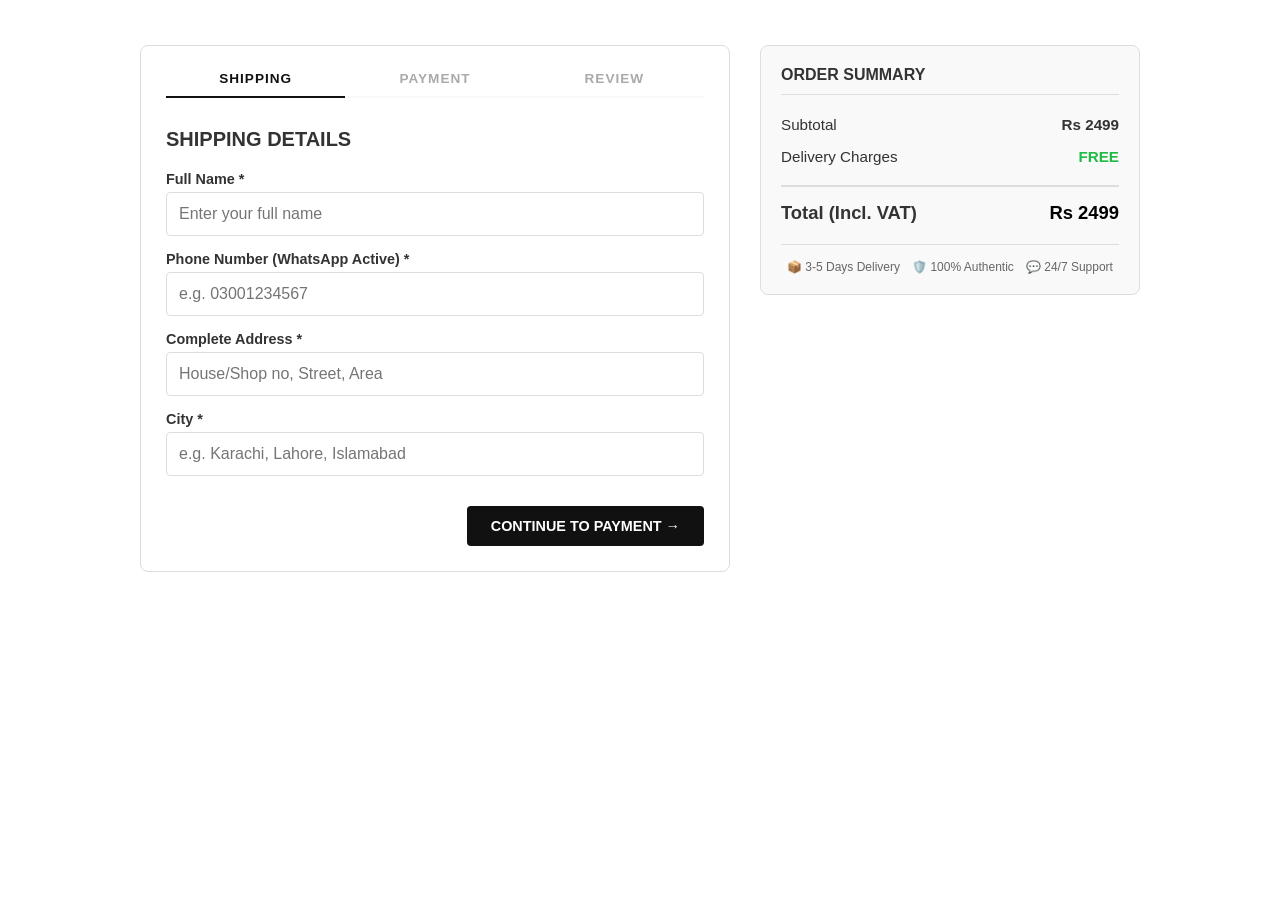
<file: checkout.html>
<!DOCTYPE html>
<html lang="en">
<head>
    <meta charset="UTF-8">
    <meta name="viewport" content="width=device-width, initial-scale=1.0">
    <title>Secure Checkout | Zentora</title>
    <style>
        :root {
            --primary: #111111;
            --success: #21ba45;
            --jazzcash: #ff6b00;
            --gray-light: #f9f9f9;
            --border: #dddddd;
        }

        body {
            font-family: -apple-system, BlinkMacSystemFont, "Segoe UI", Roboto, sans-serif;
            background-color: #ffffff;
            color: #333;
            margin: 0;
            padding: 15px;
        }

        .checkout-layout {
            max-width: 1000px;
            margin: 30px auto;
            display: grid;
            grid-template-columns: 1fr 380px;
            gap: 30px;
        }

        @media (max-width: 768px) {
            .checkout-layout {
                grid-template-columns: 1fr;
            }
        }

        .main-content {
            border: 1px solid var(--border);
            padding: 25px;
            border-radius: 8px;
            background: #fff;
        }

        .sidebar-summary {
            border: 1px solid var(--border);
            padding: 20px;
            border-radius: 8px;
            background: var(--gray-light);
            height: fit-content;
        }

        /* Steps Indicator */
        .steps-header {
            display: flex;
            justify-content: space-between;
            margin-bottom: 30px;
            border-bottom: 2px solid var(--gray-light);
            padding-bottom: 10px;
        }

        .step-tab {
            font-size: 0.85rem;
            font-weight: bold;
            color: #aaa;
            text-transform: uppercase;
            letter-spacing: 1px;
            flex: 1;
            text-align: center;
        }

        .step-tab.active {
            color: var(--primary);
            border-bottom: 2px solid var(--primary);
            margin-bottom: -12px;
            padding-bottom: 10px;
        }

        .checkout-step {
            display: none;
        }

        .checkout-step.active {
            display: block;
        }

        h3 {
            font-size: 1.25rem;
            margin-top: 0;
            margin-bottom: 20px;
            text-transform: uppercase;
        }

        .form-group {
            margin-bottom: 15px;
        }

        .form-group label {
            display: block;
            font-weight: 600;
            margin-bottom: 5px;
            font-size: 0.9rem;
        }

        .form-control {
            width: 100%;
            padding: 12px;
            border: 1px solid var(--border);
            border-radius: 4px;
            box-sizing: border-box;
            font-size: 1rem;
        }

        .form-control:focus {
            border-color: var(--primary);
            outline: none;
        }

        /* Payment Methods */
        .payment-box {
            border: 1px solid var(--border);
            padding: 15px;
            border-radius: 6px;
            margin-bottom: 12px;
            cursor: pointer;
            background: #fff;
        }

        .payment-box label {
            font-weight: bold;
            display: flex;
            align-items: center;
            cursor: pointer;
        }

        .payment-box input[type="radio"] {
            margin-right: 12px;
            transform: scale(1.2);
        }

        .payment-box p {
            margin: 5px 0 0 28px;
            font-size: 0.85rem;
            color: #666;
        }

        #verification-area {
            display: none;
            background: #fff;
            padding: 15px;
            border: 1px dashed var(--success);
            border-radius: 6px;
            margin-top: 15px;
        }

        .review-row {
            display: flex;
            justify-content: space-between;
            padding: 10px 0;
            border-bottom: 1px solid var(--border);
        }

        .actions-wrapper {
            display: flex;
            justify-content: space-between;
            margin-top: 30px;
        }

        .btn {
            padding: 12px 24px;
            font-size: 0.9rem;
            font-weight: bold;
            text-transform: uppercase;
            border: none;
            border-radius: 4px;
            cursor: pointer;
        }

        .btn-primary {
            background-color: var(--primary);
            color: white;
        }

        .btn-secondary {
            background-color: transparent;
            color: #666;
            border: 1px solid var(--border);
        }

        /* Trust Badges */
        .trust-badges {
            display: flex;
            justify-content: space-around;
            margin-top: 20px;
            font-size: 0.75rem;
            color: #666;
            border-top: 1px solid var(--border);
            padding-top: 15px;
        }
    </style>
</head>
<body>

<div class="checkout-layout">
    
    <div class="main-content">
        <div class="steps-header">
            <div class="step-tab active" id="tab-1">Shipping</div>
            <div class="step-tab" id="tab-2">Payment</div>
            <div class="step-tab" id="tab-3">Review</div>
        </div>

        <div class="checkout-step active" id="step-1">
            <h3>Shipping Details</h3>
            <div class="form-group">
                <label>Full Name *</label>
                <input type="text" id="cust-name" class="form-control" placeholder="Enter your full name">
            </div>
            <div class="form-group">
                <label>Phone Number (WhatsApp Active) *</label>
                <input type="tel" id="cust-phone" class="form-control" placeholder="e.g. 03001234567">
            </div>
            <div class="form-group">
                <label>Complete Address *</label>
                <input type="text" id="cust-address" class="form-control" placeholder="House/Shop no, Street, Area">
            </div>
            <div class="form-group">
                <label>City *</label>
                <input type="text" id="cust-city" class="form-control" placeholder="e.g. Karachi, Lahore, Islamabad">
            </div>
            
            <div class="actions-wrapper">
                <div></div>
                <button class="btn btn-primary" onclick="goToStep(2)">Continue to Payment →</button>
            </div>
        </div>

        <div class="checkout-step" id="step-2">
            <h3>Select Payment Method</h3>
            
            <div class="payment-box">
                <label>
                    <input type="radio" name="pay_method" value="COD" checked onchange="handlePaymentChange()">
                    Cash on Delivery (COD)
                </label>
                <p>Pay with cash when the parcel is delivered to your doorstep.</p>
            </div>

            <div class="payment-box">
                <label>
                    <input type="radio" name="pay_method" value="EasyPaisa" onchange="handlePaymentChange()">
                    EasyPaisa
                </label>
                <p>Transfer to EasyPaisa Account: <strong>03352754141</strong></p>
            </div>

            <div class="payment-box">
                <label>
                    <input type="radio" name="pay_method" value="JazzCash" onchange="handlePaymentChange()">
                    JazzCash
                </label>
                <p>Transfer to JazzCash Account: <strong>03352754141</strong></p>
            </div>

            <div id="verification-area">
                <h4 id="verify-title" style="margin: 0 0 10px 0;">Verification Details</h4>
                <div class="form-group">
                    <label>Your Account Number (Sender Phone):</label>
                    <input type="text" id="sender-num" class="form-control" placeholder="03xxxxxxxxx">
                </div>
                <div class="form-group" style="margin-bottom: 0;">
                    <label>Transaction ID (TRX ID):</label>
                    <input type="text" id="trx-id" class="form-control" placeholder="Enter Transaction ID">
                </div>
            </div>

            <div class="actions-wrapper">
                <button class="btn btn-secondary" onclick="goToStep(1)">← Back</button>
                <button class="btn btn-primary" onclick="goToStep(3)">Review Order →</button>
            </div>
        </div>

        <div class="checkout-step" id="step-3">
            <h3>Review Your Order</h3>
            
            <div style="background: var(--gray-light); padding: 15px; border-radius: 6px; margin-bottom: 20px;">
                <div class="review-row"><strong>Name:</strong> <span id="rev-name">-</span></div>
                <div class="review-row"><strong>Phone:</strong> <span id="rev-phone">-</span></div>
                <div class="review-row"><strong>Address:</strong> <span id="rev-address">-</span></div>
                <div class="review-row"><strong>Method:</strong> <span id="rev-method">-</span></div>
                <div id="rev-trx-row" class="review-row" style="display: none;"><strong>TRX ID:</strong> <span id="rev-trx">-</span></div>
            </div>

            <div class="actions-wrapper">
                <button class="btn btn-secondary" onclick="goToStep(2)">← Back</button>
                <button class="btn btn-primary" style="background-color: #21ba45;" onclick="submitToWhatsApp()">⚡ PLACE ORDER VIA WHATSAPP</button>
            </div>
        </div>
    </div>

    <div class="sidebar-summary">
        <h4 style="margin-top: 0; text-transform: uppercase; border-bottom: 1px solid var(--border); padding-bottom: 10px;">Order Summary</h4>
        
        <div style="display: flex; justify-content: space-between; margin: 15px 0; font-size: 0.95rem;">
            <span>Subtotal</span>
            <strong>Rs <span id="summary-subtotal">0</span></strong>
        </div>
        <div style="display: flex; justify-content: space-between; margin: 15px 0; font-size: 0.95rem;">
            <span>Delivery Charges</span>
            <strong style="color: var(--success);">FREE</strong>
        </div>
        
        <div style="display: flex; justify-content: space-between; margin-top: 20px; padding-top: 15px; border-top: 2px solid var(--border); font-size: 1.15rem;">
            <span><strong>Total (Incl. VAT)</strong></span>
            <strong style="color: #000;">Rs <span id="summary-total">0</span></strong>
        </div>

        <div class="trust-badges">
            <span>📦 3-5 Days Delivery</span>
            <span>🛡️ 100% Authentic</span>
            <span>💬 24/7 Support</span>
        </div>
    </div>

</div>

<script>
    // Automatically fetch subtotal from cart memory
    function updateOrderSummary() {
        // Agar aapke shop page par total amount kisi variable ya localStorage mein save hai:
        let cartTotal = localStorage.getItem('cartTotal') || "2499"; // Default backup value
        document.getElementById('summary-subtotal').innerText = cartTotal;
        document.getElementById('summary-total').innerText = cartTotal;
    }

    window.onload = updateOrderSummary;

    function goToStep(stepNum) {
        if (stepNum === 2) {
            const name = document.getElementById('cust-name').value.trim();
            const phone = document.getElementById('cust-phone').value.trim();
            const address = document.getElementById('cust-address').value.trim();
            const city = document.getElementById('cust-city').value.trim();

            if (!name || !phone || !address || !city) {
                alert("⚠️ Please fill out all Shipping fields before going to Payment!");
                return;
            }
        }

        if (stepNum === 3) {
            const selectedMethod = document.querySelector('input[name="pay_method"]:checked').value;
            
            document.getElementById('rev-name').innerText = document.getElementById('cust-name').value;
            document.getElementById('rev-phone').innerText = document.getElementById('cust-phone').value;
            document.getElementById('rev-address').innerText = document.getElementById('cust-address').value + ", " + document.getElementById('cust-city').value;
            document.getElementById('rev-method').innerText = selectedMethod;

            if (selectedMethod !== 'COD') {
                const trx = document.getElementById('trx-id').value.trim();
                const sender = document.getElementById('sender-num').value.trim();
                if(!trx || !sender) {
                    alert("⚠️ Please provide Sender Account Number and TRX ID for verification!");
                    return;
                }
                document.getElementById('rev-trx').innerText = trx + " (From: " + sender + ")";
                document.getElementById('rev-trx-row').style.display = 'flex';
            } else {
                document.getElementById('rev-trx-row').style.display = 'none';
            }
        }

        document.querySelectorAll('.checkout-step').forEach(step => step.classList.remove('active'));
        document.querySelectorAll('.step-tab').forEach(tab => tab.classList.remove('active'));

        document.getElementById(`step-${stepNum}`).classList.add('active');
        document.getElementById(`tab-${stepNum}`).classList.add('active');
    }

    function handlePaymentChange() {
        const selectedMethod = document.querySelector('input[name="pay_method"]:checked').value;
        const targetDiv = document.getElementById('verification-area');
        const targetTitle = document.getElementById('verify-title');

        if (selectedMethod === 'COD') {
            targetDiv.style.display = 'none';
        } else {
            targetDiv.style.display = 'block';
            if (selectedMethod === 'EasyPaisa') {
                targetDiv.style.borderColor = 'var(--success)';
                targetTitle.innerText = 'EasyPaisa Verification';
                targetTitle.style.color = 'var(--success)';
            } else {
                targetDiv.style.borderColor = 'var(--jazzcash)';
                targetTitle.innerText = 'JazzCash Verification';
                targetTitle.style.color = 'var(--jazzcash)';
            }
        }
    }

    function submitToWhatsApp() {
        const targetWhatsAppNumber = "923352754141";
        
        const name = document.getElementById('cust-name').value;
        const phone = document.getElementById('cust-phone').value;
        const address = document.getElementById('cust-address').value;
        const city = document.getElementById('cust-city').value;
        const method = document.querySelector('input[name="pay_method"]:checked').value;
        const totalBill = document.getElementById('summary-total').innerText;
        
        let msg = `*NEW ORDER RECEIVED - ZENTORA*\n\n`;
        msg += `👤 *Customer Name:* ${name}\n`;
        msg += `📞 *Phone Number:* ${phone}\n`;
        msg += `📍 *Shipping Address:* ${address}, ${city}\n`;
        msg += `💰 *Total Amount:* Rs ${totalBill} (Free Delivery)\n`;
        msg += `💳 *Payment Method:* ${method}\n`;

        if (method !== 'COD') {
            const sender = document.getElementById('sender-num').value;
            const trx = document.getElementById('trx-id').value;
            msg += `📲 *Sender Account:* ${sender}\n`;
            msg += `🆔 *Transaction ID (TRX):* ${trx}\n`;
        }

        msg += `\n_Please process this order. Thank you!_`;

        const encodedMessage = encodeURIComponent(msg);
        const whatsappURL = `https://api.whatsapp.com/send?phone=${targetWhatsAppNumber}&text=${encodedMessage}`;
        
        window.open(whatsappURL, '_blank');
    }
</script>

</body>
</html>
</file>
